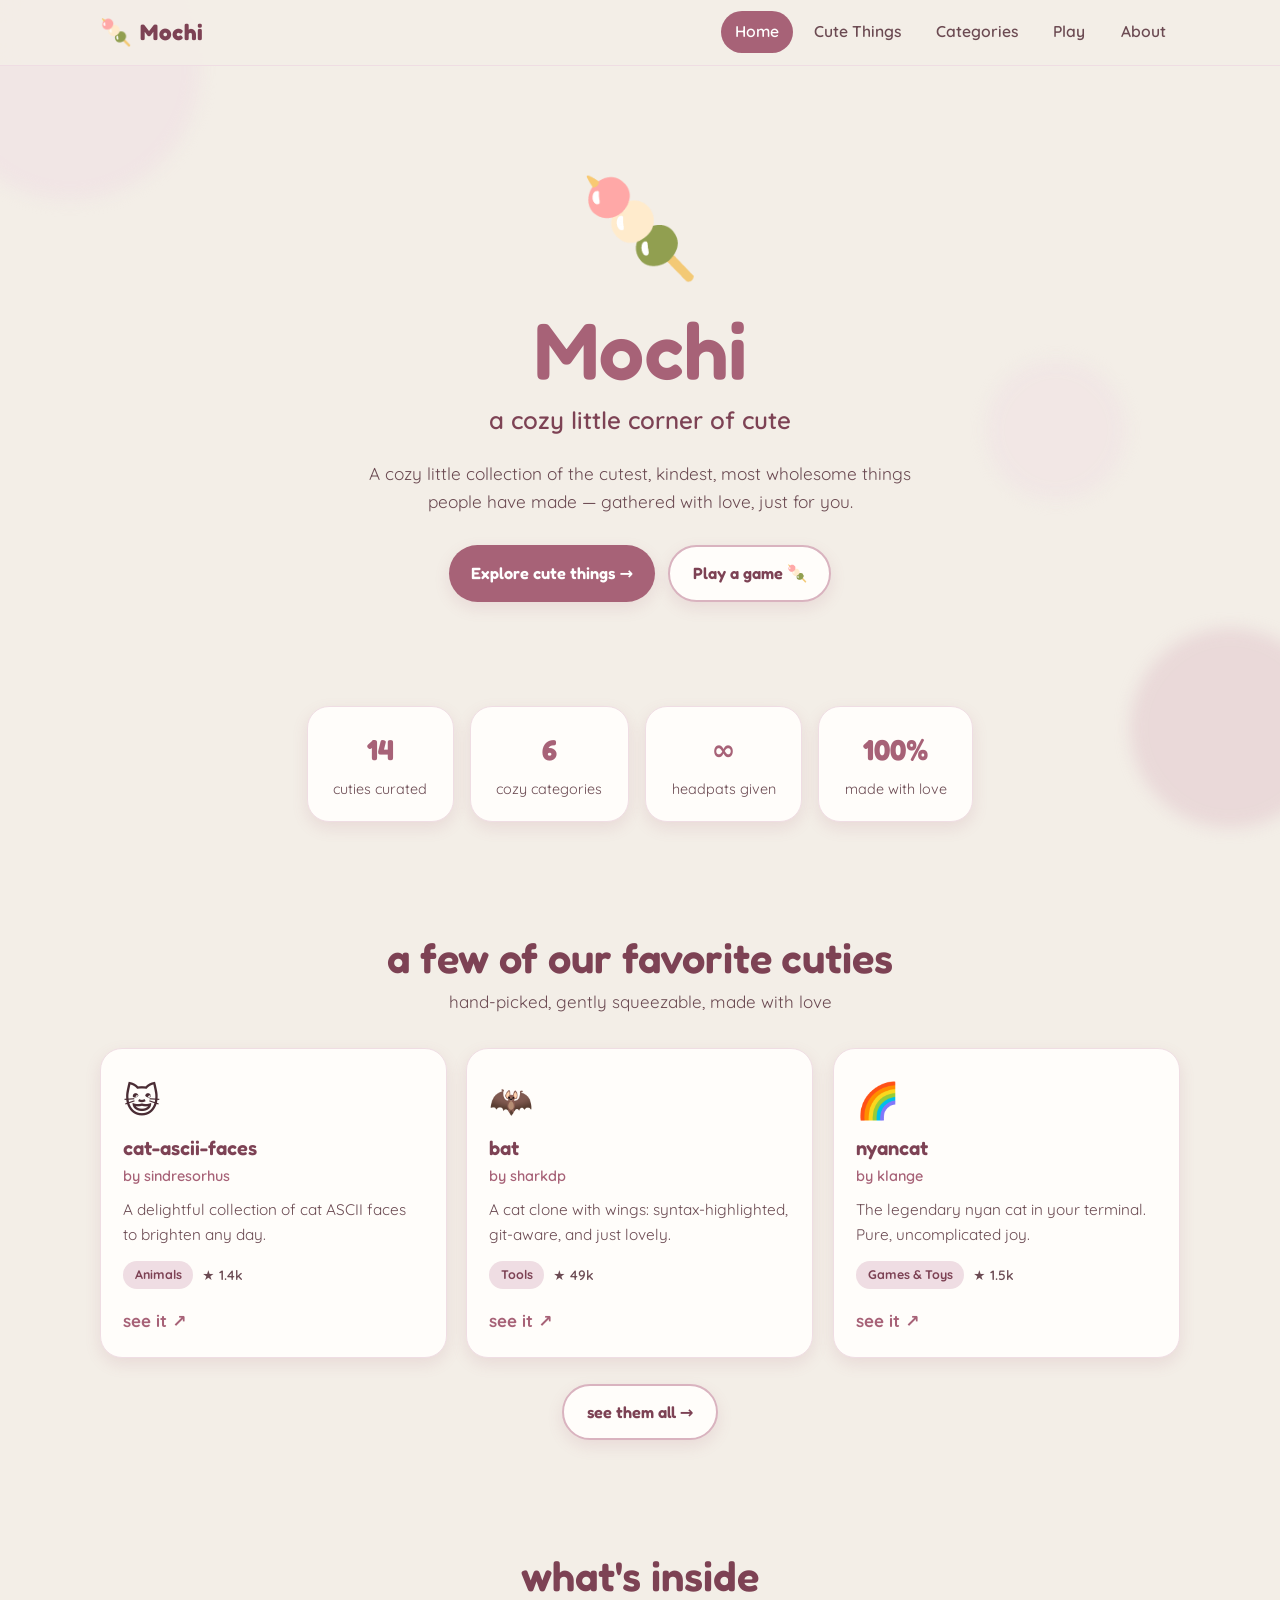
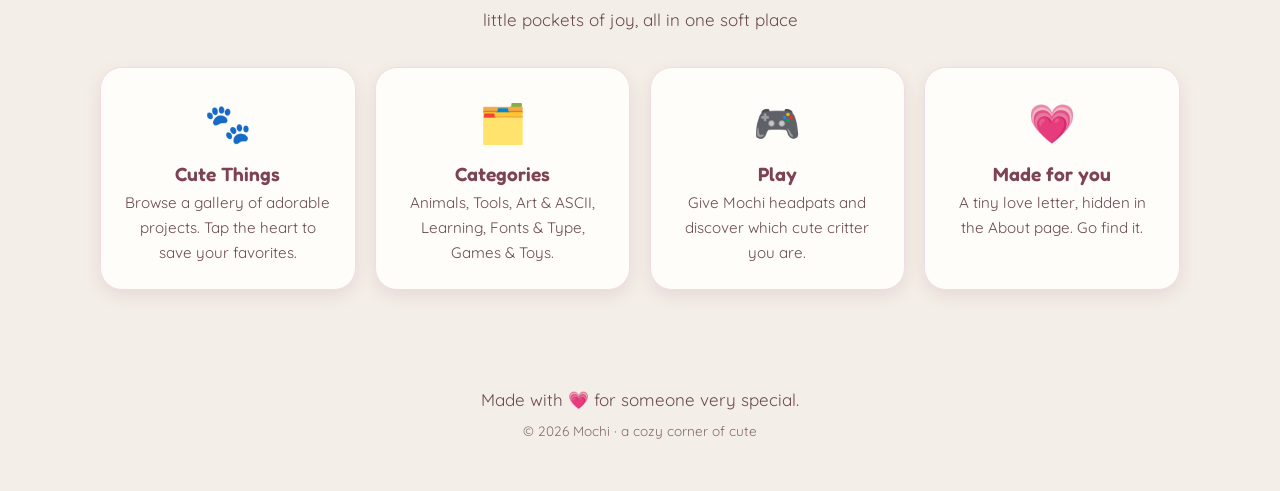
<file: index.html>
<!DOCTYPE html>
<html lang="en">
<head>
  <meta charset="UTF-8">
  <meta name="viewport" content="width=device-width, initial-scale=1, viewport-fit=cover">
  <title>Mochi · a cozy corner of cute</title>
  <meta name="description" content="A cozy little collection of the cutest, kindest things on the internet.">
  <link rel="icon" href="data:image/svg+xml,<svg xmlns='http://www.w3.org/2000/svg' viewBox='0 0 100 100'><text y='.9em' font-size='90'>🍡</text></svg>">
  <link rel="preconnect" href="https://fonts.googleapis.com">
  <link rel="preconnect" href="https://fonts.gstatic.com" crossorigin>
  <link href="https://fonts.googleapis.com/css2?family=Fredoka:wght@500;600;700&family=Quicksand:wght@400;500;600;700&display=swap" rel="stylesheet">
  <link rel="stylesheet" href="assets/style.css">
</head>
<body>
  <div class="bg-deco" aria-hidden="true"><span></span><span></span><span></span></div>

  <header class="site-header">
    <div class="wrap header-inner">
      <a class="brand" href="index.html"><span class="brand-mark">🍡</span><span class="brand-name">Mochi</span></a>
      <button class="nav-toggle" aria-label="Open menu" aria-expanded="false">☰</button>
      <nav class="site-nav" aria-label="Main">
        <a href="index.html">Home</a>
        <a href="gallery.html">Cute Things</a>
        <a href="categories.html">Categories</a>
        <a href="play.html">Play</a>
        <a href="about.html">About</a>
      </nav>
    </div>
  </header>

  <main>
    <section class="hero wrap">
      <div class="hero-emoji">🍡</div>
      <h1>Mochi</h1>
      <p class="tag">a cozy little corner of cute</p>
      <p class="lead">A cozy little collection of the cutest, kindest, most wholesome things people have made — gathered with love, just for you.</p>
      <div class="hero-cta">
        <a class="btn" href="gallery.html">Explore cute things →</a>
        <a class="btn ghost" href="play.html">Play a game 🍡</a>
      </div>
    </section>

    <section class="wrap">
      <div class="stats reveal">
        <div class="stat"><b>14</b><span>cuties curated</span></div>
        <div class="stat"><b>6</b><span>cozy categories</span></div>
        <div class="stat"><b>∞</b><span>headpats given</span></div>
        <div class="stat"><b>100%</b><span>made with love</span></div>
      </div>
    </section>

    <section class="wrap">
      <div class="section-head reveal">
        <h2>a few of our favorite cuties</h2>
        <p>hand-picked, gently squeezable, made with love</p>
      </div>
      <div class="grid">
        <article class="repo-card">
          <div class="repo-top"><span class="repo-emoji">😺</span></div>
          <h3 class="repo-name">cat-ascii-faces</h3>
          <p class="repo-owner">by sindresorhus</p>
          <p class="repo-desc">A delightful collection of cat ASCII faces to brighten any day.</p>
          <div class="repo-meta"><span class="pill">Animals</span><span class="stars">★ 1.4k</span></div>
          <a class="repo-link" href="https://github.com/sindresorhus/cat-ascii-faces" target="_blank" rel="noopener">see it ↗</a>
        </article>
        <article class="repo-card">
          <div class="repo-top"><span class="repo-emoji">🦇</span></div>
          <h3 class="repo-name">bat</h3>
          <p class="repo-owner">by sharkdp</p>
          <p class="repo-desc">A cat clone with wings: syntax-highlighted, git-aware, and just lovely.</p>
          <div class="repo-meta"><span class="pill">Tools</span><span class="stars">★ 49k</span></div>
          <a class="repo-link" href="https://github.com/sharkdp/bat" target="_blank" rel="noopener">see it ↗</a>
        </article>
        <article class="repo-card">
          <div class="repo-top"><span class="repo-emoji">🌈</span></div>
          <h3 class="repo-name">nyancat</h3>
          <p class="repo-owner">by klange</p>
          <p class="repo-desc">The legendary nyan cat in your terminal. Pure, uncomplicated joy.</p>
          <div class="repo-meta"><span class="pill">Games & Toys</span><span class="stars">★ 1.5k</span></div>
          <a class="repo-link" href="https://github.com/klange/nyancat" target="_blank" rel="noopener">see it ↗</a>
        </article>
      </div>
      <p style="text-align:center;margin-top:1.6rem">
        <a class="btn ghost" href="gallery.html">see them all →</a>
      </p>
    </section>

    <section class="wrap">
      <div class="section-head reveal">
        <h2>what's inside</h2>
        <p>little pockets of joy, all in one soft place</p>
      </div>
      <div class="features">
        <div class="feature reveal"><div class="ico">🐾</div><h3>Cute Things</h3><p>Browse a gallery of adorable projects. Tap the heart to save your favorites.</p></div>
        <div class="feature reveal"><div class="ico">🗂️</div><h3>Categories</h3><p>Animals, Tools, Art & ASCII, Learning, Fonts & Type, Games & Toys.</p></div>
        <div class="feature reveal"><div class="ico">🎮</div><h3>Play</h3><p>Give Mochi headpats and discover which cute critter you are.</p></div>
        <div class="feature reveal"><div class="ico">💗</div><h3>Made for you</h3><p>A tiny love letter, hidden in the About page. Go find it.</p></div>
      </div>
    </section>
  </main>

  <footer class="site-footer">
    <p>Made with <span class="heart">💗</span> for someone very special.</p>
    <p class="footer-small">© <span class="year"></span> Mochi · a cozy corner of cute</p>
  </footer>

  <script src="assets/app.js" defer></script>
</body>
</html>
</file>
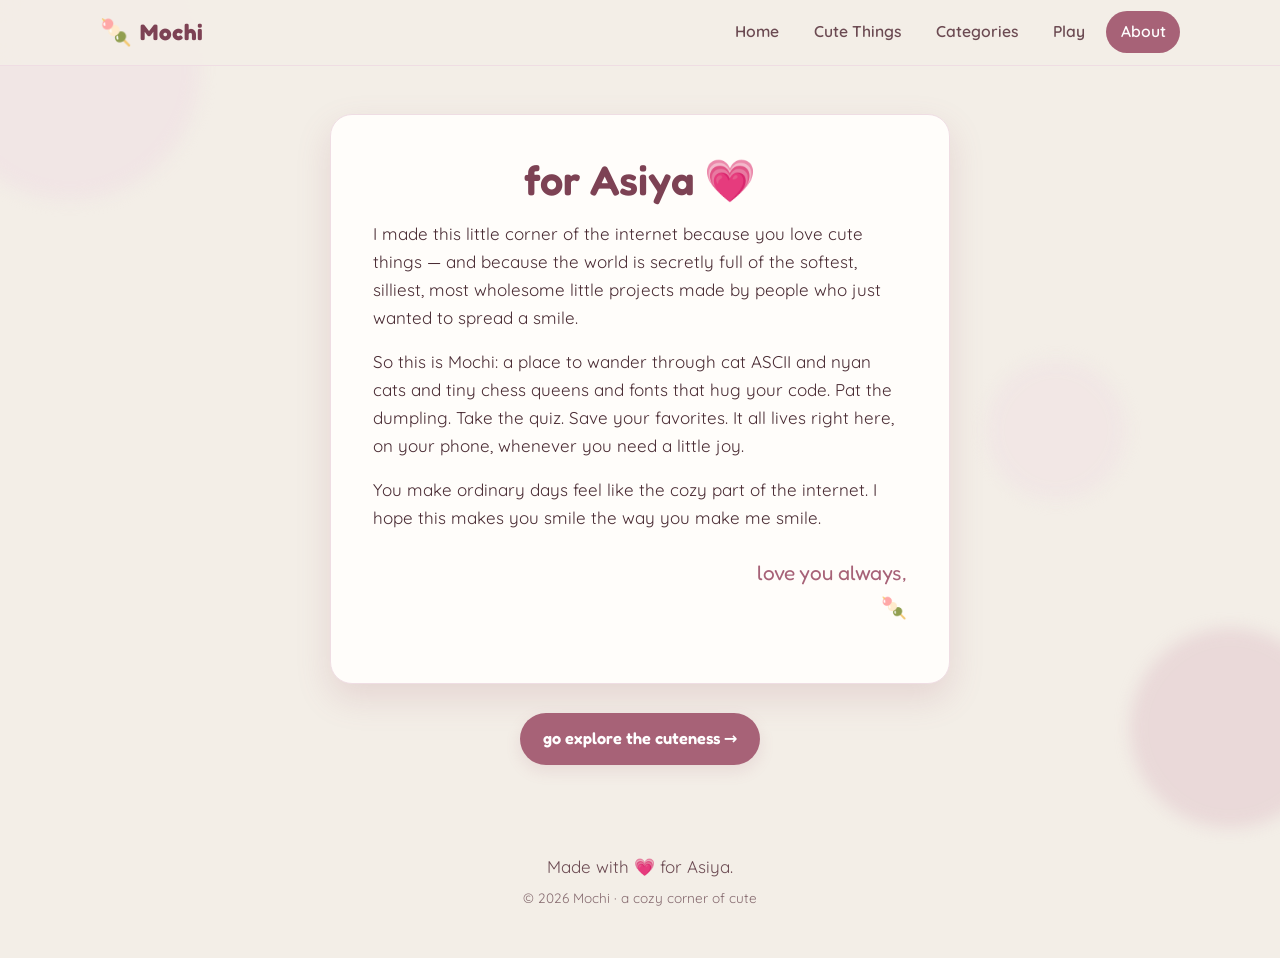
<file: about.html>
<!DOCTYPE html>
<html lang="en">
<head>
  <meta charset="UTF-8">
  <meta name="viewport" content="width=device-width, initial-scale=1, viewport-fit=cover">
  <title>About · Mochi</title>
  <meta name="description" content="A little love letter for Asiya.">
  <link rel="icon" href="data:image/svg+xml,<svg xmlns='http://www.w3.org/2000/svg' viewBox='0 0 100 100'><text y='.9em' font-size='90'>🍡</text></svg>">
  <link rel="preconnect" href="https://fonts.googleapis.com">
  <link rel="preconnect" href="https://fonts.gstatic.com" crossorigin>
  <link href="https://fonts.googleapis.com/css2?family=Fredoka:wght@500;600;700&family=Quicksand:wght@400;500;600;700&display=swap" rel="stylesheet">
  <link rel="stylesheet" href="assets/style.css">
</head>
<body>
  <div class="bg-deco" aria-hidden="true"><span></span><span></span><span></span></div>

  <header class="site-header">
    <div class="wrap header-inner">
      <a class="brand" href="index.html"><span class="brand-mark">🍡</span><span class="brand-name">Mochi</span></a>
      <button class="nav-toggle" aria-label="Open menu" aria-expanded="false">☰</button>
      <nav class="site-nav" aria-label="Main">
        <a href="index.html">Home</a>
        <a href="gallery.html">Cute Things</a>
        <a href="categories.html">Categories</a>
        <a href="play.html">Play</a>
        <a href="about.html">About</a>
      </nav>
    </div>
  </header>

  <main class="wrap">
    <section style="padding:3rem 0">
      <div class="letter reveal">
        <h1>for Asiya 💗</h1>
        <p>I made this little corner of the internet because you love cute things — and because the world is secretly full of the softest, silliest, most wholesome little projects made by people who just wanted to spread a smile.</p>
        <p>So this is Mochi: a place to wander through cat ASCII and nyan cats and tiny chess queens and fonts that hug your code. Pat the dumpling. Take the quiz. Save your favorites. It all lives right here, on your phone, whenever you need a little joy.</p>
        <p>You make ordinary days feel like the cozy part of the internet. I hope this makes you smile the way you make me smile.</p>
        <p class="sign">love you always,<br>🍡</p>
      </div>
      <p style="text-align:center;margin-top:1.8rem">
        <a class="btn" href="gallery.html">go explore the cuteness →</a>
      </p>
    </section>
  </main>

  <footer class="site-footer">
    <p>Made with <span class="heart">💗</span> for Asiya.</p>
    <p class="footer-small">© <span class="year"></span> Mochi · a cozy corner of cute</p>
  </footer>

  <script src="assets/app.js" defer></script>
</body>
</html>
</file>
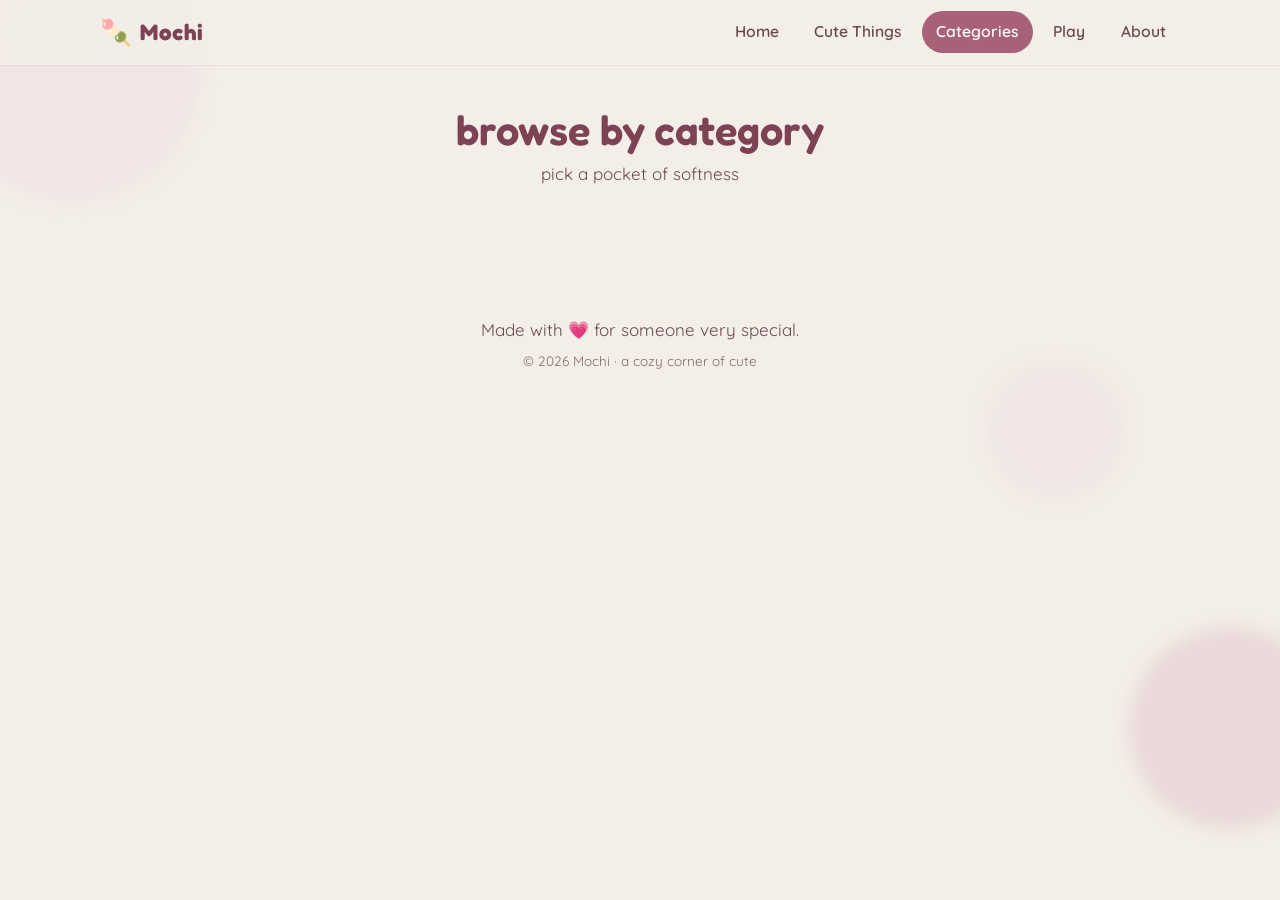
<file: categories.html>
<!DOCTYPE html>
<html lang="en">
<head>
  <meta charset="UTF-8">
  <meta name="viewport" content="width=device-width, initial-scale=1, viewport-fit=cover">
  <title>Categories · Mochi</title>
  <meta name="description" content="Browse cute things by category.">
  <link rel="icon" href="data:image/svg+xml,<svg xmlns='http://www.w3.org/2000/svg' viewBox='0 0 100 100'><text y='.9em' font-size='90'>🍡</text></svg>">
  <link rel="preconnect" href="https://fonts.googleapis.com">
  <link rel="preconnect" href="https://fonts.gstatic.com" crossorigin>
  <link href="https://fonts.googleapis.com/css2?family=Fredoka:wght@500;600;700&family=Quicksand:wght@400;500;600;700&display=swap" rel="stylesheet">
  <link rel="stylesheet" href="assets/style.css">
</head>
<body>
  <div class="bg-deco" aria-hidden="true"><span></span><span></span><span></span></div>

  <header class="site-header">
    <div class="wrap header-inner">
      <a class="brand" href="index.html"><span class="brand-mark">🍡</span><span class="brand-name">Mochi</span></a>
      <button class="nav-toggle" aria-label="Open menu" aria-expanded="false">☰</button>
      <nav class="site-nav" aria-label="Main">
        <a href="index.html">Home</a>
        <a href="gallery.html">Cute Things</a>
        <a href="categories.html">Categories</a>
        <a href="play.html">Play</a>
        <a href="about.html">About</a>
      </nav>
    </div>
  </header>

  <main class="wrap">
    <section style="padding-top:2.5rem">
      <div class="section-head reveal">
        <h2>browse by category</h2>
        <p>pick a pocket of softness</p>
      </div>
      <div id="cat-grid" class="grid"></div>
    </section>
  </main>

  <footer class="site-footer">
    <p>Made with <span class="heart">💗</span> for someone very special.</p>
    <p class="footer-small">© <span class="year"></span> Mochi · a cozy corner of cute</p>
  </footer>

  <script src="assets/data.js" defer></script>
  <script defer>
    (function () {
      var data = window.MOCHI_DATA || [];
      var grid = document.getElementById('cat-grid');
      var meta = {
        'Animals':      { ico: '🐾' },
        'Tools':        { ico: '🛠️' },
        'Art & ASCII':  { ico: '🎨' },
        'Learning':     { ico: '📚' },
        'Fonts & Type': { ico: '🔤' },
        'Games & Toys': { ico: '🧸' }
      };
      var cats = {};
      data.forEach(function (r) { cats[r.category] = (cats[r.category] || 0) + 1; });
      var html = Object.keys(cats).map(function (c) {
        var ico = (meta[c] && meta[c].ico) || '✨';
        return '<a class="cat-card reveal" href="gallery.html?cat=' + encodeURIComponent(c) + '">' +
                 '<div class="ico">' + ico + '</div>' +
                 '<h3>' + c + '</h3>' +
                 '<div class="count">' + cats[c] + ' cuties →</div>' +
               '</a>';
      }).join('');
      grid.innerHTML = html;
    })();
  </script>
  <script src="assets/app.js" defer></script>
</body>
</html>
</file>
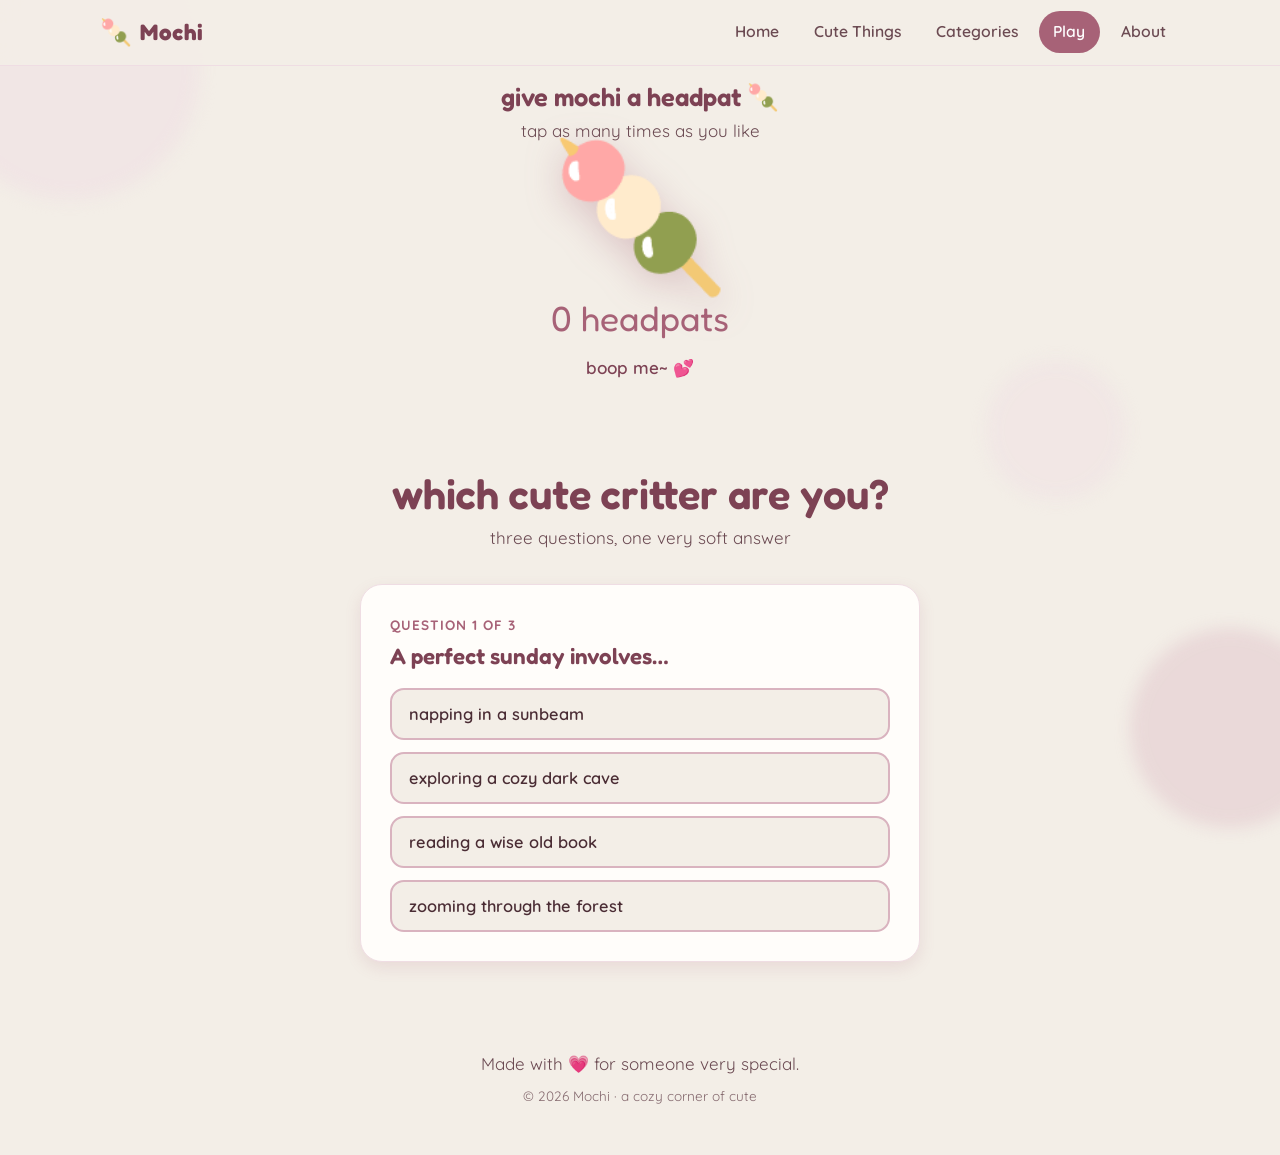
<file: play.html>
<!DOCTYPE html>
<html lang="en">
<head>
  <meta charset="UTF-8">
  <meta name="viewport" content="width=device-width, initial-scale=1, viewport-fit=cover">
  <title>Play · Mochi</title>
  <meta name="description" content="Give Mochi headpats and find your cute spirit critter.">
  <link rel="icon" href="data:image/svg+xml,<svg xmlns='http://www.w3.org/2000/svg' viewBox='0 0 100 100'><text y='.9em' font-size='90'>🍡</text></svg>">
  <link rel="preconnect" href="https://fonts.googleapis.com">
  <link rel="preconnect" href="https://fonts.gstatic.com" crossorigin>
  <link href="https://fonts.googleapis.com/css2?family=Fredoka:wght@500;600;700&family=Quicksand:wght@400;500;600;700&display=swap" rel="stylesheet">
  <link rel="stylesheet" href="assets/style.css">
</head>
<body>
  <div class="bg-deco" aria-hidden="true"><span></span><span></span><span></span></div>

  <header class="site-header">
    <div class="wrap header-inner">
      <a class="brand" href="index.html"><span class="brand-mark">🍡</span><span class="brand-name">Mochi</span></a>
      <button class="nav-toggle" aria-label="Open menu" aria-expanded="false">☰</button>
      <nav class="site-nav" aria-label="Main">
        <a href="index.html">Home</a>
        <a href="gallery.html">Cute Things</a>
        <a href="categories.html">Categories</a>
        <a href="play.html">Play</a>
        <a href="about.html">About</a>
      </nav>
    </div>
  </header>

  <main class="wrap">
    <section class="pat-stage reveal">
      <h2 style="margin-bottom:.4rem">give mochi a headpat 🍡</h2>
      <p style="color:var(--ink-soft)">tap as many times as you like</p>
      <button id="pat-btn" class="pat-btn" aria-label="Pat Mochi">🍡</button>
      <div class="pat-count"><span id="pat-count">0</span> headpats</div>
      <div class="pat-msg" id="pat-msg">boop me~ 💕</div>
    </section>

    <section style="padding-bottom:3rem">
      <div class="section-head reveal">
        <h2>which cute critter are you?</h2>
        <p>three questions, one very soft answer</p>
      </div>
      <div id="quiz" class="quiz reveal"></div>
    </section>
  </main>

  <footer class="site-footer">
    <p>Made with <span class="heart">💗</span> for someone very special.</p>
    <p class="footer-small">© <span class="year"></span> Mochi · a cozy corner of cute</p>
  </footer>

  <script src="assets/play.js" defer></script>
  <script src="assets/app.js" defer></script>
</body>
</html>
</file>
<file: assets/style.css>
/* ============================================================
   Mochi — the softest corner of GitHub
   Palette: cream #f3eee7 · rose #a76277
   ============================================================ */
:root{
  --cream:#f3eee7;
  --rose:#a76277;
  --rose-deep:#7d4254;
  --rose-soft:#d9b3bf;
  --rose-tint:#efdde3;
  --white:#fffdfa;
  --ink:#4a2c34;
  --ink-soft:#6b4a52;
  --shadow:0 14px 34px rgba(167,98,119,.18);
  --shadow-sm:0 6px 16px rgba(167,98,119,.14);
  --radius:22px;
  --radius-sm:14px;
  --font-head:'Fredoka','Baloo 2',system-ui,sans-serif;
  --font-body:'Quicksand','Nunito',system-ui,sans-serif;
  --maxw:1080px;
}

*{box-sizing:border-box;margin:0;padding:0}
html{scroll-behavior:smooth;-webkit-text-size-adjust:100%}
body{
  font-family:var(--font-body);
  color:var(--ink);
  background:var(--cream);
  line-height:1.65;
  font-size:clamp(15px,1.6vw,17px);
  overflow-x:hidden;
  -webkit-tap-highlight-color:transparent;
}
h1,h2,h3,h4{font-family:var(--font-head);color:var(--rose-deep);line-height:1.15;font-weight:600}
a{color:var(--rose);text-decoration:none}
img{max-width:100%;display:block}
.wrap{width:min(100% - 2.4rem,var(--maxw));margin-inline:auto}

/* ---------- background decorations ---------- */
.bg-deco{position:fixed;inset:0;z-index:-1;overflow:hidden;pointer-events:none}
.bg-deco span{position:absolute;border-radius:50%;filter:blur(8px);opacity:.5}
.bg-deco span:nth-child(1){width:260px;height:260px;background:var(--rose-tint);top:-60px;left:-60px}
.bg-deco span:nth-child(2){width:200px;height:200px;background:var(--rose-soft);bottom:8%;right:-50px;opacity:.35}
.bg-deco span:nth-child(3){width:140px;height:140px;background:var(--rose-tint);top:40%;right:12%;opacity:.4}

/* ---------- header / nav ---------- */
.site-header{
  position:sticky;top:0;z-index:50;
  background:rgba(243,238,231,.82);
  backdrop-filter:blur(10px);
  border-bottom:1px solid var(--rose-tint);
}
.header-inner{
  display:flex;align-items:center;justify-content:space-between;
  padding:.7rem 0;position:relative;
}
.brand{display:flex;align-items:center;gap:.5rem;font-family:var(--font-head);font-weight:700;font-size:1.4rem;color:var(--rose-deep)}
.brand-mark{font-size:1.6rem;animation:wobble 4s ease-in-out infinite}
.brand-name{letter-spacing:.5px}
.nav-toggle{
  display:none;background:var(--white);border:2px solid var(--rose-soft);
  color:var(--rose-deep);font-size:1.3rem;width:46px;height:46px;border-radius:14px;
  cursor:pointer;line-height:1;
}
.site-nav{display:flex;gap:.4rem;flex-wrap:wrap}
.site-nav a{
  padding:.5rem .9rem;border-radius:999px;color:var(--ink-soft);font-weight:600;
  transition:.2s;font-size:.98rem;
}
.site-nav a:hover{background:var(--rose-tint);color:var(--rose-deep)}
.site-nav a.active{background:var(--rose);color:#fff}

/* ---------- buttons ---------- */
.btn{
  display:inline-flex;align-items:center;gap:.5rem;cursor:pointer;
  background:var(--rose);color:#fff;font-family:var(--font-head);font-weight:600;
  font-size:1.02rem;padding:.8rem 1.4rem;border:none;border-radius:999px;
  box-shadow:var(--shadow-sm);transition:transform .15s,box-shadow .2s,background .2s;
}
.btn:hover{transform:translateY(-2px);background:var(--rose-deep);box-shadow:var(--shadow)}
.btn:active{transform:translateY(0) scale(.97)}
.btn.ghost{background:var(--white);color:var(--rose-deep);border:2px solid var(--rose-soft)}
.btn.ghost:hover{background:var(--rose-tint);color:var(--rose-deep)}

/* ---------- hero ---------- */
.hero{text-align:center;padding:clamp(2.5rem,8vw,5rem) 0 3rem}
.hero h1{font-size:clamp(2.6rem,9vw,5rem);color:var(--rose)}
.hero .tag{font-size:clamp(1.1rem,3.5vw,1.5rem);color:var(--rose-deep);margin-top:.3rem;font-weight:600}
.hero p.lead{max-width:34rem;margin:1.2rem auto 0;color:var(--ink-soft);font-size:1.08rem}
.hero-cta{display:flex;gap:.8rem;justify-content:center;flex-wrap:wrap;margin-top:1.8rem}
.hero-emoji{font-size:clamp(3rem,12vw,6rem);animation:floaty 5s ease-in-out infinite}

/* ---------- generic sections ---------- */
section{padding:clamp(2rem,6vw,3.5rem) 0}
.section-head{text-align:center;margin-bottom:2rem}
.section-head h2{font-size:clamp(1.8rem,5vw,2.6rem)}
.section-head p{color:var(--ink-soft);margin-top:.4rem}
.card{
  background:var(--white);border-radius:var(--radius);padding:1.6rem;
  box-shadow:var(--shadow-sm);border:1px solid var(--rose-tint);
}

/* ---------- featured / repo cards ---------- */
.grid{display:grid;gap:1.2rem;grid-template-columns:repeat(auto-fill,minmax(260px,1fr))}
.repo-card{
  background:var(--white);border-radius:var(--radius);padding:1.4rem;
  box-shadow:var(--shadow-sm);border:1px solid var(--rose-tint);
  display:flex;flex-direction:column;gap:.5rem;
  animation:cardIn .45s ease both;transition:transform .2s,box-shadow .2s;
}
.repo-card:hover{transform:translateY(-4px);box-shadow:var(--shadow)}
.repo-top{display:flex;align-items:center;justify-content:space-between}
.repo-emoji{font-size:2.2rem}
.repo-name{font-size:1.25rem;color:var(--rose-deep)}
.repo-owner{color:var(--rose);font-weight:600;font-size:.9rem;margin-top:-.2rem}
.repo-desc{color:var(--ink-soft);font-size:.96rem;flex:1}
.repo-meta{display:flex;align-items:center;gap:.6rem;flex-wrap:wrap;margin-top:.3rem}
.pill{background:var(--rose-tint);color:var(--rose-deep);font-size:.78rem;font-weight:700;padding:.25rem .7rem;border-radius:999px}
.stars{font-size:.85rem;color:var(--ink-soft);font-weight:600}
.repo-link{margin-top:.6rem;font-weight:700;align-self:flex-start}
.repo-link:hover{text-decoration:underline}
.fav-btn{
  background:var(--cream);border:2px solid var(--rose-soft);border-radius:50%;
  width:42px;height:42px;font-size:1.2rem;cursor:pointer;line-height:1;
  display:grid;place-items:center;transition:.15s;
}
.fav-btn:hover{transform:scale(1.12)}
.fav-btn.is-fav{background:var(--rose-tint);border-color:var(--rose)}

/* ---------- stats band ---------- */
.stats{display:flex;gap:1rem;justify-content:center;flex-wrap:wrap;text-align:center}
.stat{background:var(--white);border-radius:var(--radius);padding:1.2rem 1.6rem;box-shadow:var(--shadow-sm);border:1px solid var(--rose-tint);min-width:140px}
.stat b{display:block;font-family:var(--font-head);font-size:1.8rem;color:var(--rose)}
.stat span{color:var(--ink-soft);font-size:.9rem}

/* ---------- "what's inside" features ---------- */
.features{display:grid;gap:1.2rem;grid-template-columns:repeat(auto-fit,minmax(220px,1fr))}
.feature{background:var(--white);border-radius:var(--radius);padding:1.5rem;box-shadow:var(--shadow-sm);border:1px solid var(--rose-tint);text-align:center}
.feature .ico{font-size:2.4rem}
.feature h3{margin:.5rem 0 .3rem;font-size:1.2rem}
.feature p{color:var(--ink-soft);font-size:.95rem}

/* ---------- gallery controls ---------- */
.controls{display:flex;flex-direction:column;gap:1rem;margin-bottom:1.6rem}
.search{
  width:100%;padding:.9rem 1.2rem;border-radius:999px;border:2px solid var(--rose-soft);
  background:var(--white);font-family:var(--font-body);font-size:1rem;color:var(--ink);
}
.search:focus{outline:none;border-color:var(--rose);box-shadow:0 0 0 4px var(--rose-tint)}
.chips{display:flex;gap:.5rem;flex-wrap:wrap}
.chip{
  background:var(--white);border:2px solid var(--rose-soft);color:var(--rose-deep);
  padding:.45rem 1rem;border-radius:999px;font-weight:600;cursor:pointer;font-size:.9rem;transition:.15s;
}
.chip:hover{background:var(--rose-tint)}
.chip.active{background:var(--rose);color:#fff;border-color:var(--rose)}
.fav-bar{display:flex;align-items:center;gap:.5rem;color:var(--rose-deep);font-weight:600}
.empty{text-align:center;color:var(--ink-soft);padding:2rem;font-size:1.1rem}

/* ---------- categories ---------- */
.cat-card{display:block;background:var(--white);border-radius:var(--radius);padding:1.5rem;box-shadow:var(--shadow-sm);border:1px solid var(--rose-tint);transition:.2s}
.cat-card:hover{transform:translateY(-4px);box-shadow:var(--shadow)}
.cat-card .ico{font-size:2.2rem}
.cat-card h3{margin:.4rem 0 .2rem}
.cat-card .count{color:var(--rose);font-weight:700;font-size:.9rem}

/* ---------- play page ---------- */
.pat-stage{text-align:center;padding:1rem 0 2rem}
.pat-btn{
  font-size:clamp(5rem,22vw,9rem);background:none;border:none;cursor:pointer;line-height:1;
  filter:drop-shadow(0 10px 18px rgba(167,98,119,.3));transition:transform .12s;user-select:none;
}
.pat-btn.bounce{animation:pop .35s ease}
.pat-count{font-family:var(--font-head);font-size:2.2rem;color:var(--rose)}
.pat-msg{min-height:1.6em;color:var(--rose-deep);font-weight:600;margin-top:.4rem}

.quiz{max-width:560px;margin:0 auto;background:var(--white);border-radius:var(--radius);padding:1.8rem;box-shadow:var(--shadow-sm);border:1px solid var(--rose-tint)}
.quiz-step{color:var(--rose);font-weight:700;font-size:.85rem;text-transform:uppercase;letter-spacing:1px}
.quiz-q{font-size:1.4rem;margin:.4rem 0 1.2rem}
.quiz-opts{display:grid;gap:.7rem}
.quiz-opt{
  background:var(--cream);border:2px solid var(--rose-soft);border-radius:var(--radius-sm);
  padding:.9rem 1.1rem;font-family:var(--font-body);font-size:1.02rem;font-weight:600;
  color:var(--ink);cursor:pointer;text-align:left;transition:.15s;
}
.quiz-opt:hover{background:var(--rose-tint);border-color:var(--rose);transform:translateX(4px)}
.quiz-result{text-align:center}
.result-emoji{font-size:4.5rem;animation:wobble 3s ease-in-out infinite}
.quiz-result h3{font-size:1.8rem;margin:.4rem 0}
.quiz-result p{color:var(--ink-soft);margin-bottom:1.2rem}

/* ---------- about / love note ---------- */
.letter{max-width:620px;margin:0 auto;background:var(--white);border-radius:var(--radius);padding:clamp(1.6rem,5vw,2.6rem);box-shadow:var(--shadow);border:1px solid var(--rose-tint)}
.letter h1{font-size:clamp(1.8rem,6vw,2.6rem);text-align:center}
.letter p{margin:1rem 0;color:var(--ink)}
.letter .sign{text-align:right;font-family:var(--font-head);color:var(--rose);font-size:1.3rem;margin-top:1.5rem}

/* ---------- footer ---------- */
.site-footer{text-align:center;padding:2.5rem 1rem 3rem;color:var(--ink-soft)}
.site-footer .heart{color:var(--rose)}
.footer-small{font-size:.85rem;margin-top:.4rem;opacity:.8}

/* ---------- floating hearts ---------- */
.float-heart{position:fixed;pointer-events:none;font-size:1.4rem;transform:translate(-50%,-50%);animation:floatUp 1s ease-out forwards;z-index:9999}

/* ---------- reveal on scroll ---------- */
.reveal{opacity:0;transform:translateY(22px);transition:opacity .6s ease,transform .6s ease}
.reveal.is-visible{opacity:1;transform:none}

/* ---------- animations ---------- */
@keyframes floaty{0%,100%{transform:translateY(0)}50%{transform:translateY(-14px)}}
@keyframes wobble{0%,100%{transform:rotate(-6deg)}50%{transform:rotate(6deg)}}
@keyframes pop{0%{transform:scale(1)}40%{transform:scale(1.18)}100%{transform:scale(1)}}
@keyframes cardIn{from{opacity:0;transform:translateY(14px) scale(.98)}to{opacity:1;transform:none}}
@keyframes floatUp{0%{opacity:1;transform:translate(-50%,-50%) scale(.6)}100%{opacity:0;transform:translate(-50%,-160%) scale(1.25)}}

/* ---------- responsive ---------- */
@media (max-width:720px){
  .nav-toggle{display:block}
  .site-nav{
    position:absolute;top:100%;left:0;right:0;
    flex-direction:column;background:var(--white);
    padding:.6rem;gap:.2rem;box-shadow:var(--shadow);
    border-radius:0 0 var(--radius) var(--radius);
    transform:scaleY(0);transform-origin:top;opacity:0;
    transition:transform .22s ease,opacity .22s ease;pointer-events:none;
  }
  .site-nav.open{transform:scaleY(1);opacity:1;pointer-events:auto}
  .site-nav a{padding:.8rem 1rem;font-size:1.05rem}
  .hero-cta .btn{flex:1 1 auto;justify-content:center}
}

/* ---------- reduced motion ---------- */
@media (prefers-reduced-motion:reduce){
  *{animation:none!important;transition:none!important;scroll-behavior:auto!important}
  .reveal{opacity:1;transform:none}
  .repo-card{animation:none}
}
</file>
